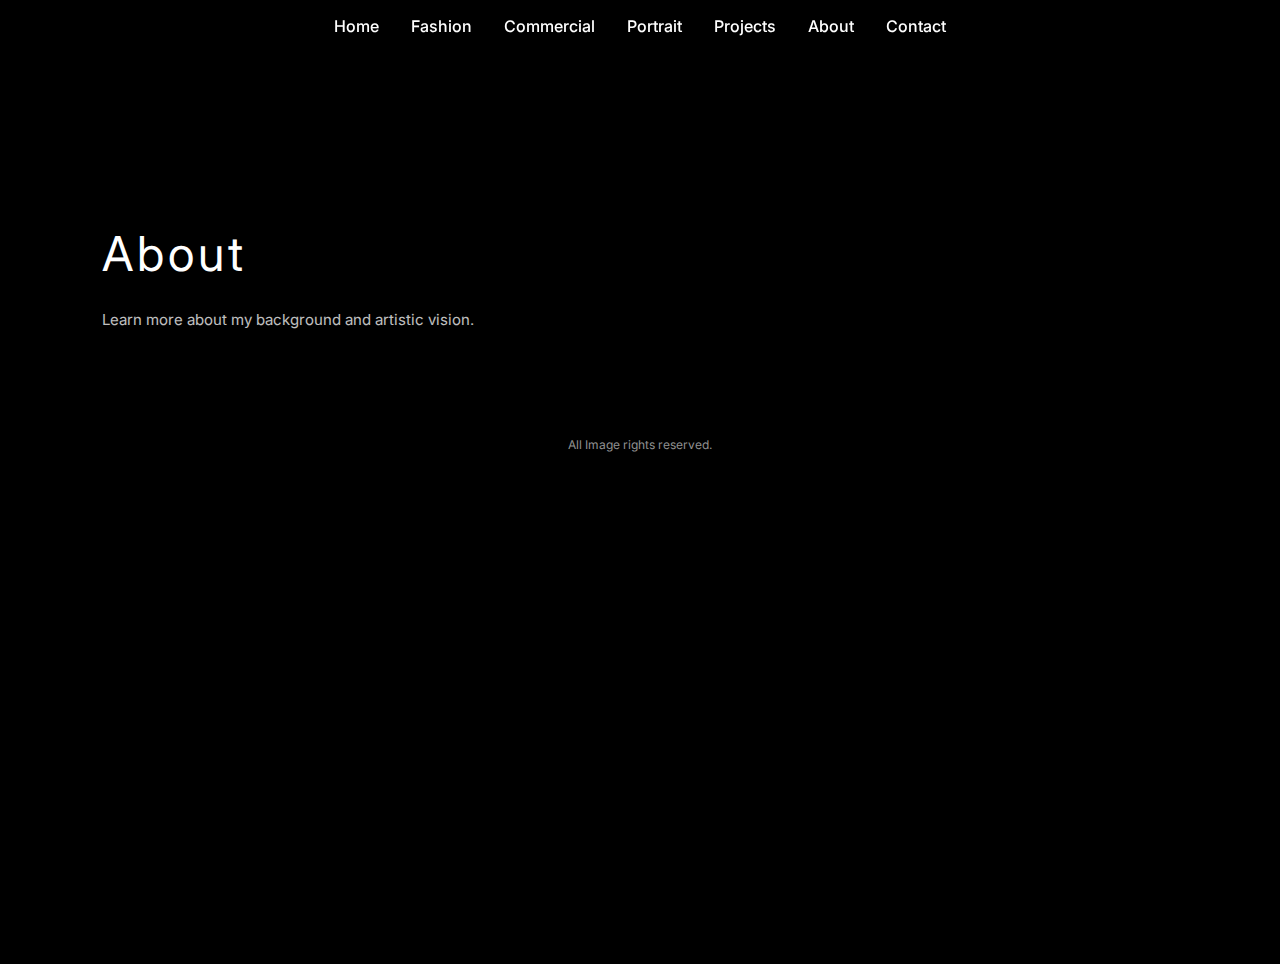
<file: about.html>
<!DOCTYPE html>
<html lang="en">
<head>
<meta charset="UTF-8" />
<title>About</title>
<meta name="viewport" content="width=device-width, initial-scale=1.0" />

<link href="https://fonts.googleapis.com/css2?family=Inter:wght@300;400;500&display=swap" rel="stylesheet">
<link rel="stylesheet" href="css/style.css" />
</head>

<body>

<nav class="nav">
<ul>
<li><a href="index.html">Home</a></li>
<li><a href="fashion.html">Fashion</a></li>
<li><a href="commercial.html">Commercial</a></li>
<li><a href="portrait.html">Portrait</a></li>
<li><a href="projects/index.html">Projects</a></li>
<li><a href="about.html">About</a></li>
<li><a href="contact.html">Contact</a></li>
</ul>
</nav>

<main class="page">
<h1>About</h1>
<p>Learn more about my background and artistic vision.</p>
</main>

<footer style="font-size:12px;padding:24px 8%;opacity:0.85;color:#aaa;text-align:center">All Image rights reserved.</footer>
<script src="js/transitions.js"></script>

</body>
</html>
</file>
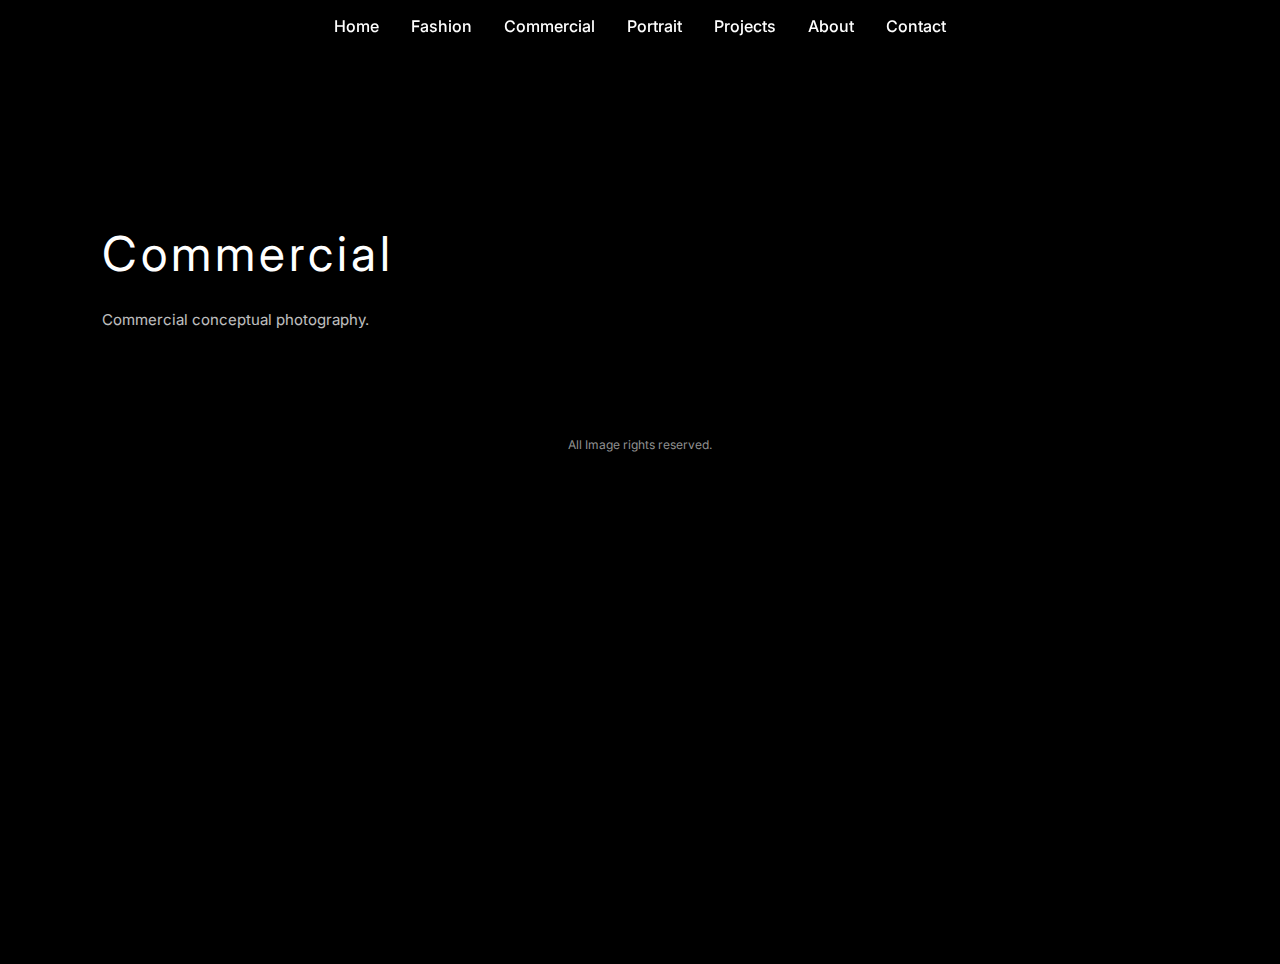
<file: commercial.html>
<!DOCTYPE html>
<html lang="en">
<head>
<meta charset="UTF-8" />
<title>Commercial Photography</title>
<meta name="viewport" content="width=device-width, initial-scale=1.0" />

<link href="https://fonts.googleapis.com/css2?family=Inter:wght@300;400;500&display=swap" rel="stylesheet">
<link rel="stylesheet" href="css/style.css" />
</head>

<body>

<nav class="nav">
<ul>
<li><a href="index.html">Home</a></li>
<li><a href="fashion.html">Fashion</a></li>
<li><a href="commercial.html">Commercial</a></li>
<li><a href="portrait.html">Portrait</a></li>
<li><a href="projects/index.html">Projects</a></li>
<li><a href="about.html">About</a></li>
<li><a href="contact.html">Contact</a></li>
</ul>
</nav>

<main class="page">
<h1>Commercial</h1>
<p>Commercial conceptual photography.</p>
</main>

<footer style="font-size:12px;padding:24px 8%;opacity:0.85;color:#aaa;text-align:center">All Image rights reserved.</footer>
<script src="js/transitions.js"></script>

</body>
</html>
</file>
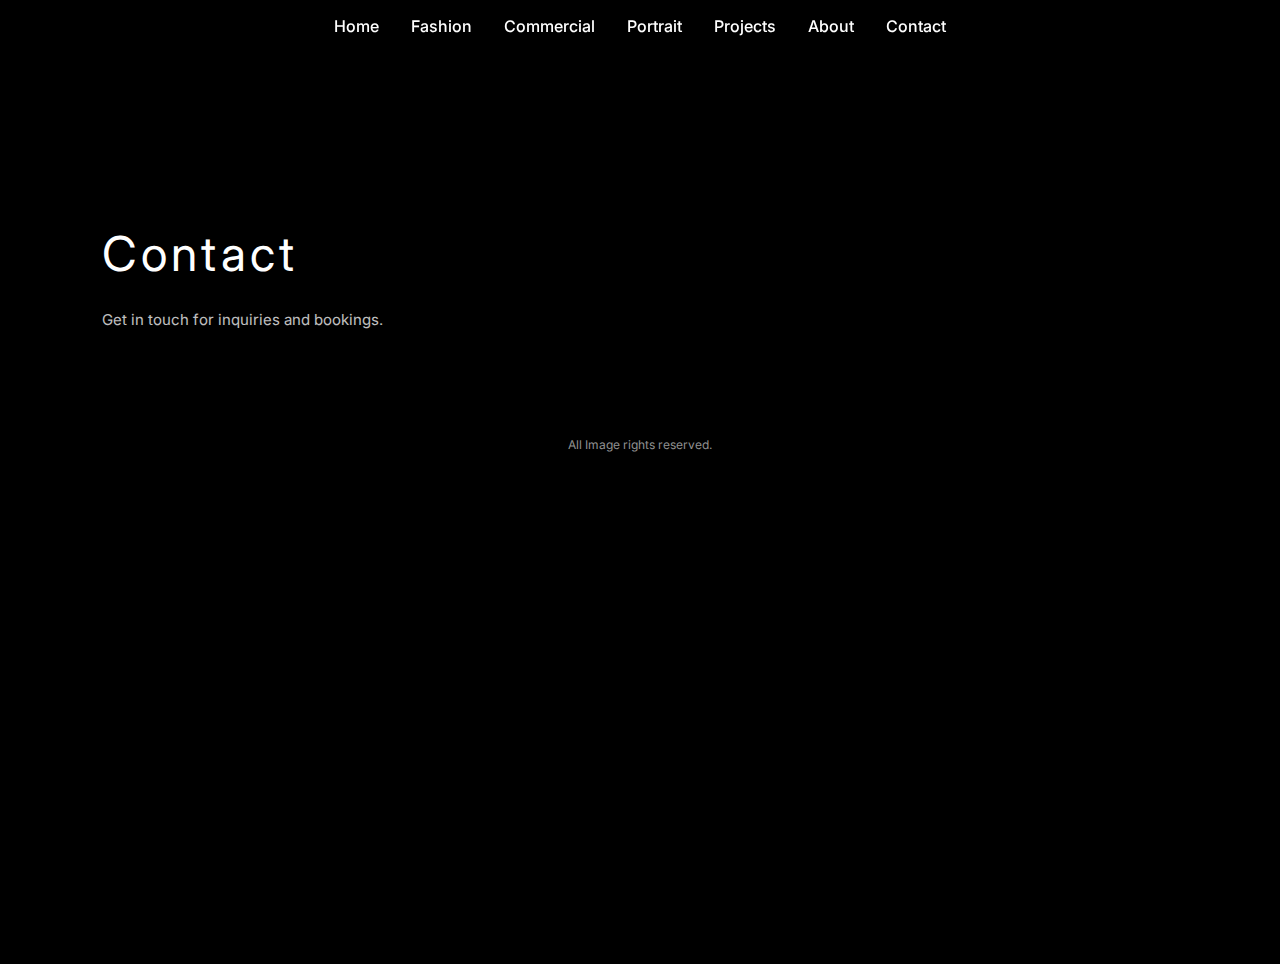
<file: contact.html>
<!DOCTYPE html>
<html lang="en">
<head>
<meta charset="UTF-8" />
<title>Contact</title>
<meta name="viewport" content="width=device-width, initial-scale=1.0" />

<link href="https://fonts.googleapis.com/css2?family=Inter:wght@300;400;500&display=swap" rel="stylesheet">
<link rel="stylesheet" href="css/style.css" />
</head>

<body>

<nav class="nav">
<ul>
<li><a href="index.html">Home</a></li>
<li><a href="fashion.html">Fashion</a></li>
<li><a href="commercial.html">Commercial</a></li>
<li><a href="portrait.html">Portrait</a></li>
<li><a href="projects/index.html">Projects</a></li>
<li><a href="about.html">About</a></li>
<li><a href="contact.html">Contact</a></li>
</ul>
</nav>

<main class="page">
<h1>Contact</h1>
<p>Get in touch for inquiries and bookings.</p>
</main>

<footer style="font-size:12px;padding:24px 8%;opacity:0.85;color:#aaa;text-align:center">All Image rights reserved.</footer>
<script src="js/transitions.js"></script>

</body>
</html>
</file>
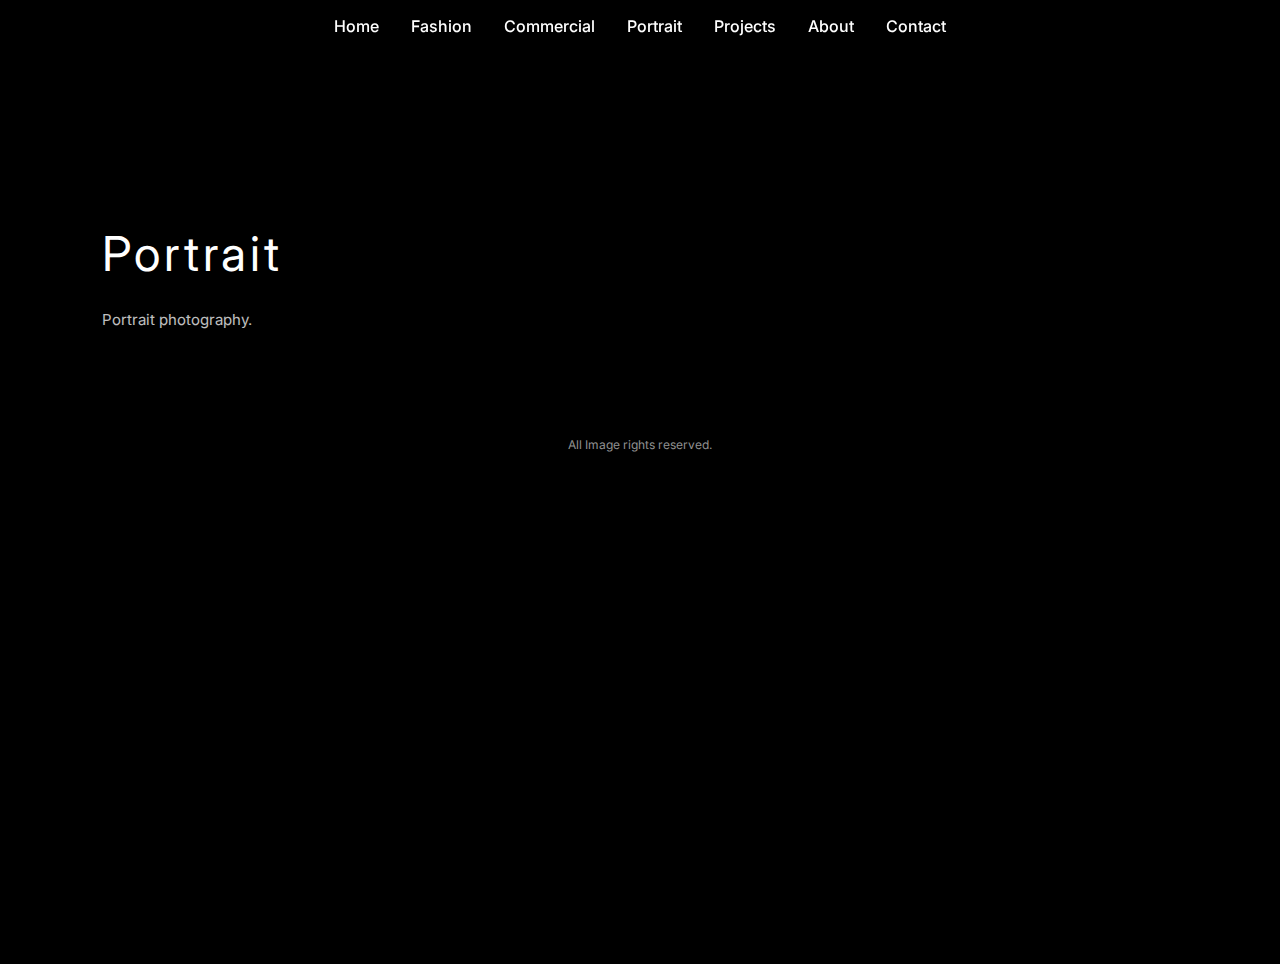
<file: portrait.html>
<!DOCTYPE html>
<html lang="en">
<head>
<meta charset="UTF-8" />
<title>Portrait Photography</title>
<meta name="viewport" content="width=device-width, initial-scale=1.0" />

<link href="https://fonts.googleapis.com/css2?family=Inter:wght@300;400;500&display=swap" rel="stylesheet">
<link rel="stylesheet" href="css/style.css" />
</head>

<body>

<nav class="nav">
<ul>
<li><a href="index.html">Home</a></li>
<li><a href="fashion.html">Fashion</a></li>
<li><a href="commercial.html">Commercial</a></li>
<li><a href="portrait.html">Portrait</a></li>
<li><a href="projects/index.html">Projects</a></li>
<li><a href="about.html">About</a></li>
<li><a href="contact.html">Contact</a></li>
</ul>
</nav>

<main class="page">
<h1>Portrait</h1>
<p>Portrait photography.</p>
</main>

<footer style="font-size:12px;padding:24px 8%;opacity:0.85;color:#aaa;text-align:center">All Image rights reserved.</footer>
<script src="js/transitions.js"></script>

</body>
</html>
</file>
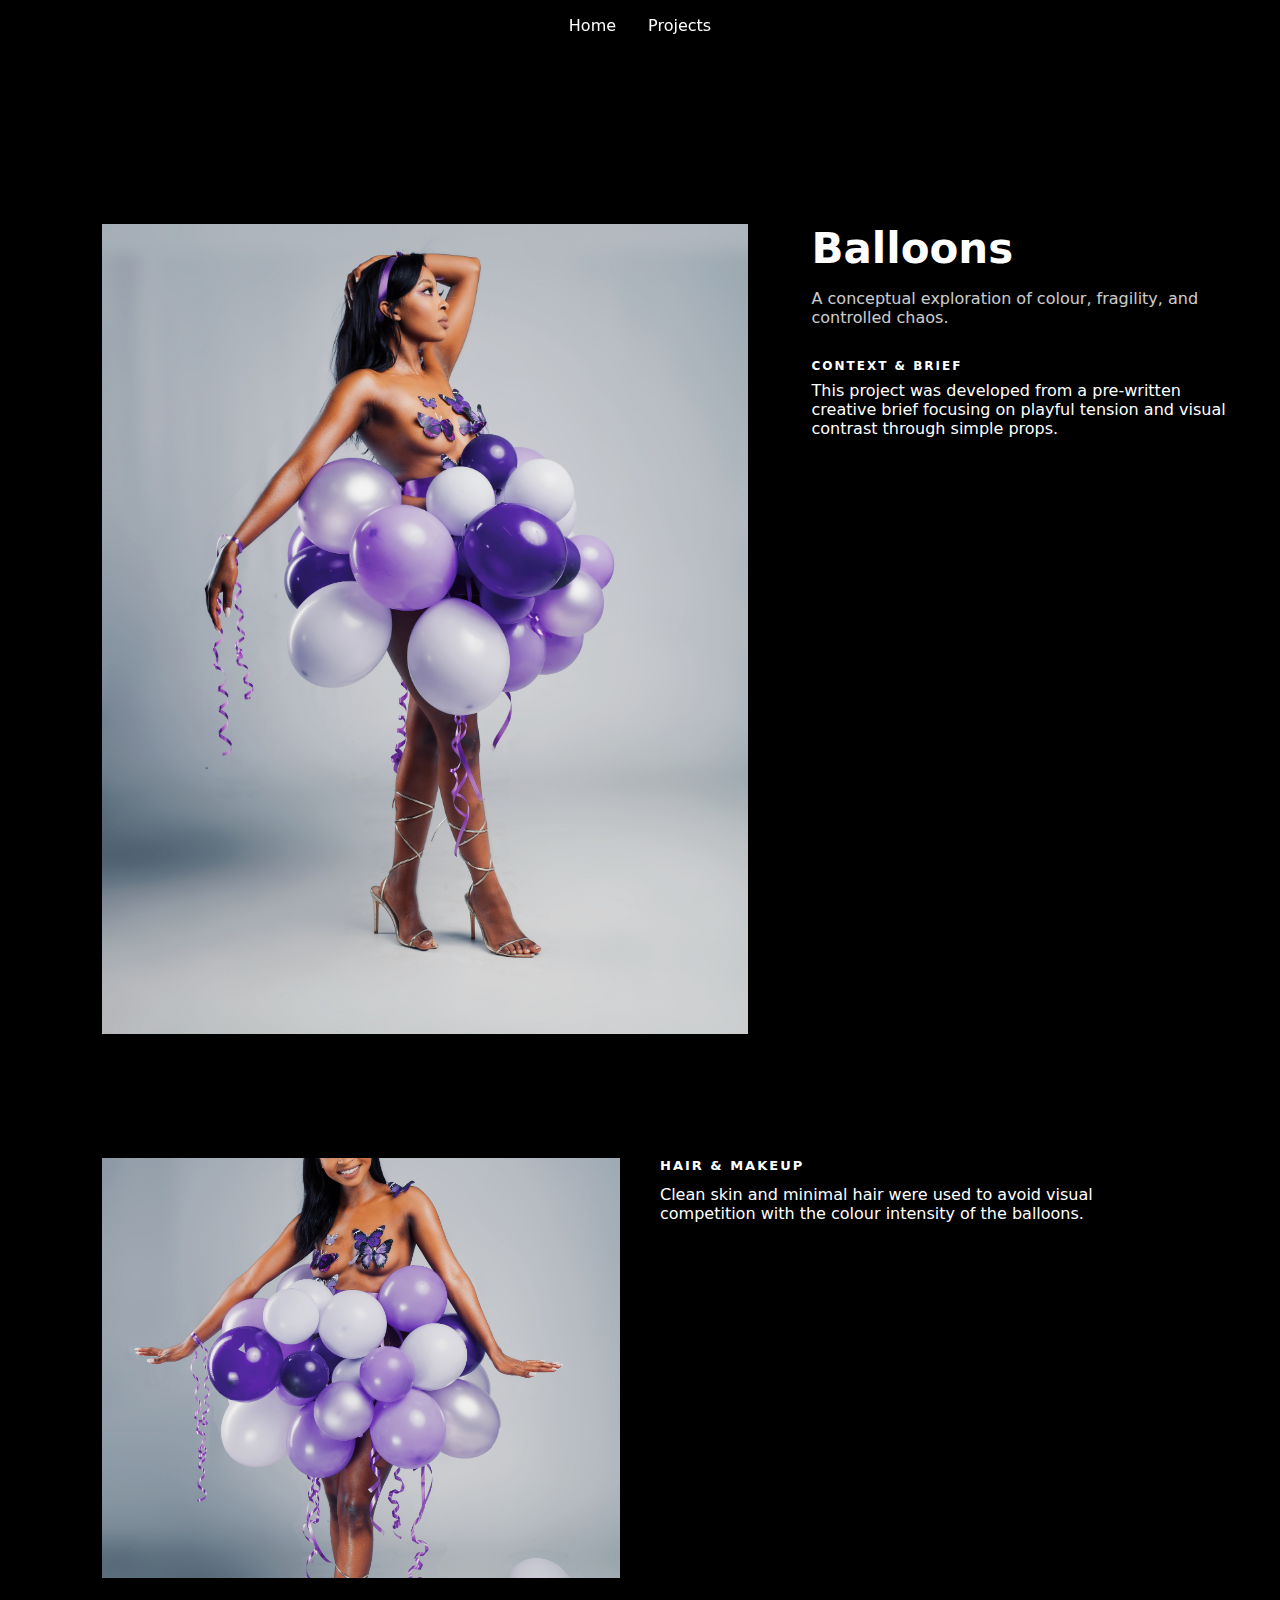
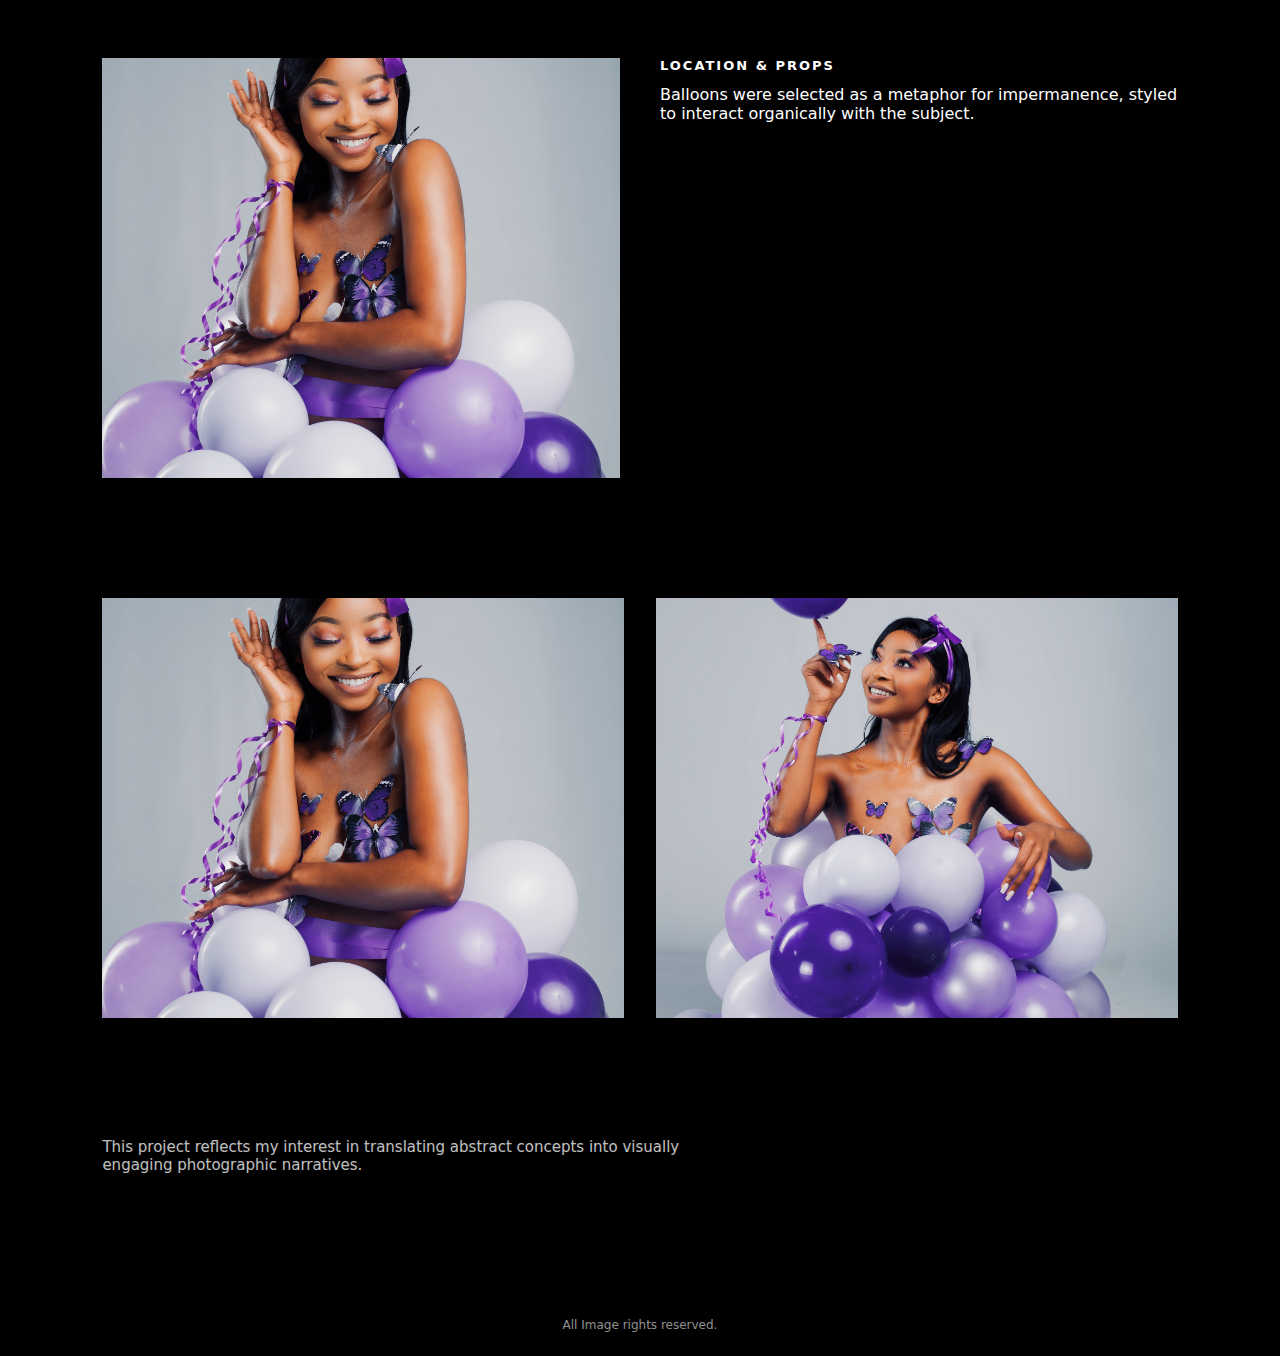
<file: projects/balloons.html>
<!DOCTYPE html>
<html lang="en">
<head>
<meta charset="UTF-8" />
<title>Balloons — Project</title>
<meta name="viewport" content="width=device-width, initial-scale=1.0" />
<link rel="stylesheet" href="../css/style.css" />
</head>

<body>

<nav class="nav">
<ul>
<li><a href="../index.html">Home</a></li>
<li><a href="index.html">Projects</a></li>
 
</ul>
</nav>

<main class="project-page fade-in">

<!-- HERO + INTRO -->
<section class="project-hero">
<div class="project-image">
<img src="../images/projects/balloons/1ACAC444-D0EB-4175-A7FA-B5A8D71007A8.jpg" alt="Balloons final image">
</div>

<div class="project-info">
<h1>Balloons</h1>
<p class="project-statement">
A conceptual exploration of colour, fragility, and controlled chaos.
</p>

<div class="project-meta">
<h4>Context & Brief</h4>
<p>
This project was developed from a pre-written creative brief focusing
on playful tension and visual contrast through simple props.
</p>
</div>
</div>
</section>

<!-- PROCESS -->
<section class="project-process">

<div class="process-block">
<img src="../images/projects/balloons/7BA3A993-AAB9-46CD-AFBE-404AD78CC4A3.jpg" alt="">
<div>
<h3>Hair & Makeup</h3>
<p>
Clean skin and minimal hair were used to avoid visual competition
with the colour intensity of the balloons.
</p>
</div>
</div>

<div class="process-block">
<img src="../images/projects/balloons/8B4F5C62-8E39-4490-B1C9-B5E947983E6F(1).jpg" alt="">
<div>
<h3>Location & Props</h3>
<p>
Balloons were selected as a metaphor for impermanence, styled to
interact organically with the subject.
</p>
</div>
</div>

</section>

<!-- SUPPORTING IMAGES -->
<section class="project-gallery">
<img src="../images/projects/balloons/8B4F5C62-8E39-4490-B1C9-B5E947983E6F.jpg" alt="">
<img src="../images/projects/balloons/BA8A7219-6867-46F2-9479-199533EFE35F.jpg" alt="">
</section>

<!-- CLOSING -->
<section class="project-closing">
<p>
This project reflects my interest in translating abstract concepts
into visually engaging photographic narratives.
</p>
</section>

</main>

<footer style="font-size:12px;padding:24px 8%;opacity:0.85;color:#aaa;text-align:center">All Image rights reserved.</footer>
<script src="../js/transitions.js"></script>
</body>
</html>
</file>
<file: css/style.css>
/* Main stylesheet for Photography Portfolio */

/* Reset */
*,*::before,*::after{box-sizing:border-box;margin:0;padding:0}

html,body{height:100%}
body{
  font-family: 'Inter', system-ui, -apple-system, 'Segoe UI', Roboto, 'Helvetica Neue', Arial;
  color:#fff;
  background:#000;
  -webkit-font-smoothing:antialiased;
  -moz-osx-font-smoothing:grayscale;
}

/* Navigation */
.nav{position:fixed;left:0;right:0;top:0;padding:1rem 1.25rem;background:rgba(0,0,0,0.35);backdrop-filter:blur(4px);z-index:40}
.nav ul{list-style:none;display:flex;gap:1rem;justify-content:center}
.nav a{color:#fff;text-decoration:none;padding:.25rem .5rem;font-weight:500}

/* Main / hero sections */
main{display:block;margin-top:4rem}
.hero{height:60vh;display:flex;align-items:center;justify-content:center;background-size:cover;background-position:center;position:relative}
.hero--fashion{background-position:center 15%}
.hero--commercial{background-position:center 32%}
.hero--portrait{background-position:center 25%}
.hero--projects{background-position:center 58%}
.hero a{color:inherit;text-decoration:none;display:block;padding:2rem;text-align:center}
.hero h1{font-size:clamp(2rem,6vw,4.5rem);line-height:1;margin:0;text-shadow:0 8px 24px rgba(0,0,0,0.6)}
.subtext{font-size:1rem;margin-top:.5rem;opacity:.95}

/* Responsive tweaks */
@media (max-width:600px){
  .nav ul{gap:.5rem}
  .hero{height:40vh}
  .hero h1{font-size:2rem}
}

/* Utility */
.sr-only{position:absolute;width:1px;height:1px;padding:0;margin:-1px;overflow:hidden;clip:rect(0,0,0,0);white-space:nowrap;border:0}

/* Page layout and typography */
.page{padding:160px 8% 80px}
.page h1{font-size:48px;font-weight:400;letter-spacing:4px;margin-bottom:24px}
.page p{max-width:520px;font-size:15px;line-height:1.7;opacity:0.75}

/* Section header */
.section-header{margin-bottom:64px}

/* Image grid (Fashion) */
.image-grid{display:grid;grid-template-columns:repeat(auto-fit,minmax(280px,1fr));gap:24px}
.image-grid img{width:100%;height:100%;object-fit:cover;filter:brightness(0.95);transition:transform 0.4s ease, filter 0.4s ease}
.image-grid img:hover{transform:scale(1.02);filter:brightness(1)}

/* Projects / Case study */
.case-study{max-width:1000px}
.case-intro h2{font-size:32px;font-weight:400;margin-bottom:16px}
.case-details{display:grid;grid-template-columns:repeat(auto-fit,minmax(240px,1fr));gap:32px;margin:64px 0}

/* PROJECTS INDEX */
.projects-grid {display: grid;grid-template-columns: repeat(auto-fit, minmax(280px, 1fr));gap: 40px}
.project-card {text-decoration: none;color: white}
.project-card img {width: 100%;height: 420px;object-fit: cover;margin-bottom: 16px}
.project-card h2 {font-size: 18px;font-weight: 400;letter-spacing: 2px}

/* PROJECT PAGE */
.project-page {padding: 160px 8% 120px}
.project-hero {display: grid;grid-template-columns: 60% 40%;gap: 64px;margin-bottom: 120px}
.project-image img {width: 100%;height: 90vh;object-fit: cover}
.project-info h1 {font-size: 42px;margin-bottom: 16px}
.project-statement {font-size: 16px;opacity: 0.8;margin-bottom: 32px}
.project-meta h4 {text-transform: uppercase;font-size: 12px;letter-spacing: 2px;margin-bottom: 8px}

/* PROCESS */
.project-process {display: grid;gap: 80px;margin-bottom: 120px}
.process-block {display: grid;grid-template-columns: 1fr 1fr;gap: 40px}
.process-block img {width: 100%;height: 420px;object-fit: cover}
.process-block h3 {text-transform: uppercase;letter-spacing: 2px;font-size: 13px;margin-bottom: 12px}

/* GALLERY */
.project-gallery {display: grid;grid-template-columns: repeat(auto-fit, minmax(300px, 1fr));gap: 32px;margin-bottom: 120px}
.project-gallery img {width: 100%;height: 420px;object-fit: cover}

/* CLOSING */
.project-closing {max-width: 600px;font-size: 15px;opacity: 0.75}
.case-details h3{font-size:14px;letter-spacing:2px;text-transform:uppercase;margin-bottom:12px}
.case-images{display:grid;gap:32px}
.case-images img{width:100%}

/* Page transitions */
.fade-in{animation:fadeIn 0.8s ease forwards}
@keyframes fadeIn{from{opacity:0;transform:translateY(12px)}to{opacity:1;transform:translateY(0)}}
.fade-out{opacity:0;transition:opacity 0.3s ease}

/* End of stylesheet */
</file>
